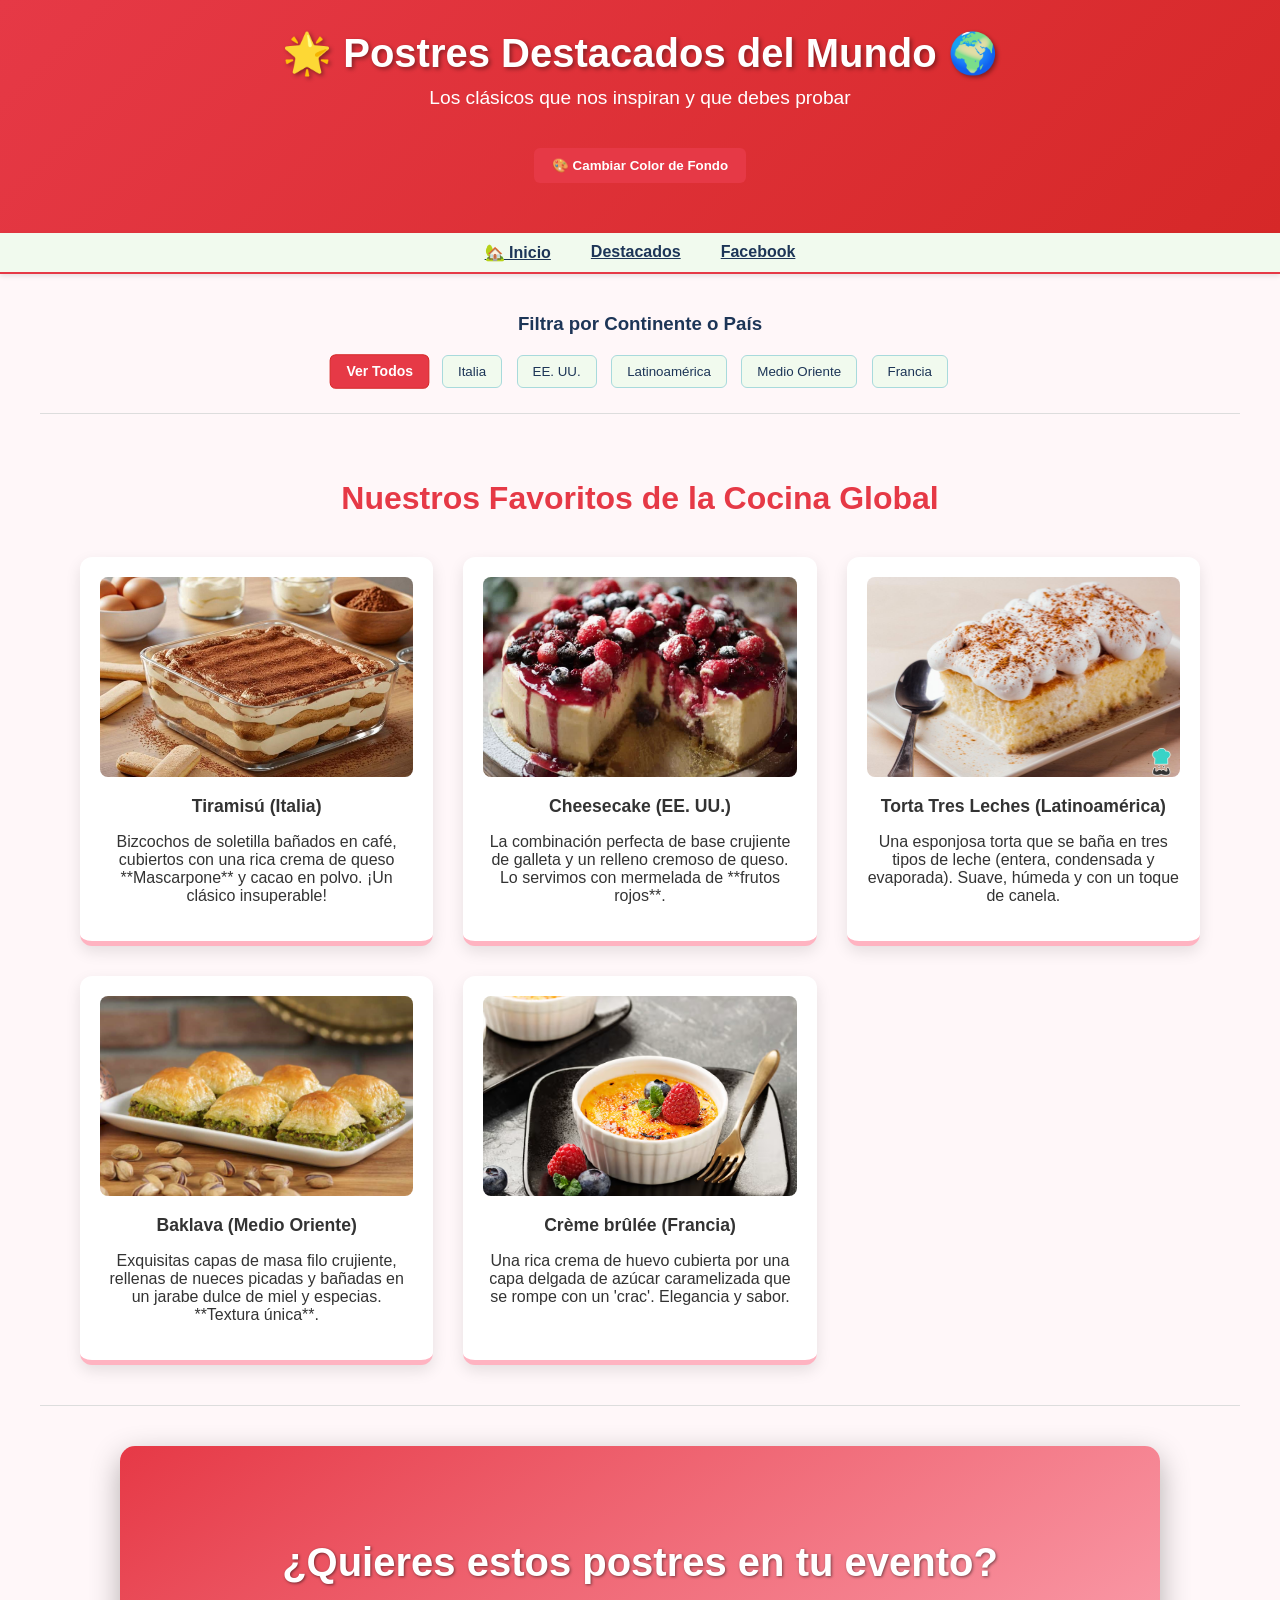
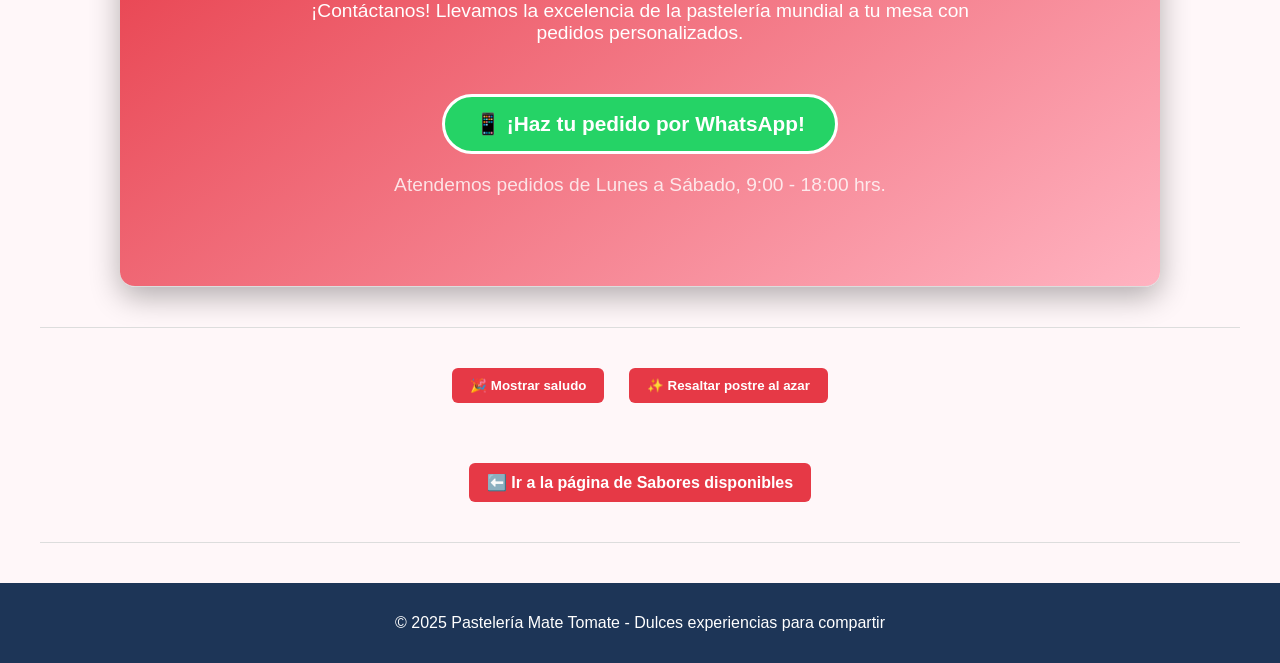
<file: postresdestacados.html>
<!DOCTYPE html>
<html lang="es">
<head>
    <meta charset="UTF-8">
    <meta name="viewport" content="width=device-width, initial-scale=1.0">
    <title>Pastelería Mate Tomate - Postres Destacados</title>
    
    <link rel="stylesheet" type="text/css" href="style.css">
    <link rel="stylesheet" type="text/css" href="destacados.css">

    <link rel="icon" type="image/png" href="img/favicon.png">
    
    </head>
<body>
    
    <header>
        <h1 id="titulo1">🌟 Postres Destacados del Mundo 🌍</h1>
        <p>Los clásicos que nos inspiran y que debes probar</p>
        <button class="btn-accion" id="btnCambiarColor">🎨 Cambiar Color de Fondo</button>
    </header>

    <nav>
        <ul>
            <li><a href="index.html">🏡 Inicio</a></li>
            <li><a href="#destacados">Destacados</a></li>
            <li><a href="https://www.facebook.com/matetomatepasteleria" target="_blank" rel="noopener noreferrer">Facebook</a></li>
        </ul>
    </nav>

    <main>
        
        <section class="filtro-section">
            <h3>Filtra por Continente o País</h3>
            <div class="botones-filtro">
                <button class="btn-filtro btn-accion activo" data-filtro="todos">Ver Todos</button>
                <button class="btn-filtro btn-accion" data-filtro="Italia">Italia</button>
                <button class="btn-filtro btn-accion" data-filtro="EE. UU.">EE. UU.</button>
                <button class="btn-filtro btn-accion" data-filtro="Latinoamérica">Latinoamérica</button>
                <button class="btn-filtro btn-accion" data-filtro="Medio Oriente">Medio Oriente</button>
                <button class="btn-filtro btn-accion" data-filtro="Francia">Francia</button>
            </div>
        </section>

        <section id="destacados">
            <h2>Nuestros Favoritos de la Cocina Global</h2>
            
            <div class="destacados-grid">
                
                <div class="postre-card" data-nombre="Tiramisú" data-origen="Italia">
                    <img src="imagenes\tiramisu.jpg" alt="Imagen de Tiramisú">
                    <ul class="lista-postres-destacados">
                        <li data-postre="tiramisu"><strong>Tiramisú (Italia)</strong></li>
                    </ul>
                    <p>Bizcochos de soletilla bañados en café, cubiertos con una rica crema de queso **Mascarpone** y cacao en polvo. ¡Un clásico insuperable!</p>
                </div>
                
                <div class="postre-card" data-nombre="Cheesecake" data-origen="EE. UU.">
                    <img src="imagenes\cheesecake.jpg" alt="Imagen de Cheesecake">
                    <ul class="lista-postres-destacados">
                        <li data-postre="cheesecake"><strong>Cheesecake (EE. UU.)</strong></li>
                    </ul>
                    <p>La combinación perfecta de base crujiente de galleta y un relleno cremoso de queso. Lo servimos con mermelada de **frutos rojos**.</p>
                </div>

                <div class="postre-card" data-nombre="Tres Leches" data-origen="Latinoamérica">
                    <img src="imagenes\torta_tres_leches.jpg" alt="Imagen de Torta Tres Leches">
                    <ul class="lista-postres-destacados">
                        <li data-postre="tresleches"><strong>Torta Tres Leches (Latinoamérica)</strong></li>
                    </ul>
                    <p>Una esponjosa torta que se baña en tres tipos de leche (entera, condensada y evaporada). Suave, húmeda y con un toque de canela.</p>
                </div>

                <div class="postre-card" data-nombre="Baklava" data-origen="Medio Oriente">
                    <img src="imagenes\Baklava(1).png" alt="Imagen de Baklava">
                    <ul class="lista-postres-destacados">
                        <li data-postre="baklava"><strong>Baklava (Medio Oriente)</strong></li>
                    </ul>
                    <p>Exquisitas capas de masa filo crujiente, rellenas de nueces picadas y bañadas en un jarabe dulce de miel y especias. **Textura única**.</p>
                </div>

                <div class="postre-card" data-nombre="Crème brûlée" data-origen="Francia">
                    <img src="imagenes\creme.avif" alt="Imagen de Crème brûlée">
                    <ul class="lista-postres-destacados">
                        <li data-postre="crema"><strong>Crème brûlée (Francia)</strong></li>
                    </ul>
                    <p>Una rica crema de huevo cubierta por una capa delgada de azúcar caramelizada que se rompe con un 'crac'. Elegancia y sabor.</p>
                </div>
            </div>
        </section>

        <section class="cta-section">
            <h2>¿Quieres estos postres en tu evento?</h2>
            <p>¡Contáctanos! Llevamos la excelencia de la pastelería mundial a tu mesa con pedidos personalizados.</p>
            <a href="https://wa.me/numerodetelefono" target="_blank" class="btn-accion btn-whatsapp">
                📱 ¡Haz tu pedido por WhatsApp!
            </a>
            <p class="horario-info">Atendemos pedidos de Lunes a Sábado, 9:00 - 18:00 hrs.</p>
        </section>
        
        <section class="acciones-section">
            <div class="acciones">
                <button class="btn-accion" id="btnSaludo">🎉 Mostrar saludo</button>
                <button class="btn-accion" id="btnResaltar">✨ Resaltar postre al azar</button>
                <button class="btn-accion" id="btnArriba">⬆️ Volver arriba</button>
            </div>
            
            <div class="enlaces-navegacion">
                <a href="index.html" class="btn-accion">⬅️ Ir a la página de Sabores disponibles</a>
            </div>
        </section>
        
    </main>

    <footer>
        <p>© 2025 Pastelería Mate Tomate - Dulces experiencias para compartir</p>
    </footer>

    <script src="script.js"></script>
</body>
</html>
</file>
<file: style.css>
/* General */
body {
    font-family: Arial, Helvetica, sans-serif;
    margin: 0;
    padding: 0;
    background: #fff7f9; 
    color: #333;
    scroll-behavior: smooth; 
}

/* Encabezado - Más Dinámico */
header {
    background: linear-gradient(135deg, #e63946 0%, #d62828 100%); 
    color: white;
    text-align: center;
    padding: 30px 20px;
    box-shadow: 0 4px 15px rgba(0,0,0,0.3); 
}

header h1 {
    margin: 0;
    font-size: 2.5em;
    text-shadow: 2px 2px 4px rgba(0, 0, 0, 0.4); 
}

header p {
    margin-top: 10px;
    font-size: 1.2em;
}

/* Navegación - Pegajosa (Sticky) */
nav {
    background: #f1faee; 
    padding: 10px 0;
    border-bottom: 2px solid #e63946;
    box-shadow: 0 2px 5px rgba(0,0,0,0.1);
    position: sticky; 
    top: 0;
    z-index: 100; 
}

nav ul {
    list-style: none;
    padding: 0;
    margin: 0;
    display: flex;
    justify-content: center;
    gap: 20px;
}

nav a {
    background: none; 
    color: #1d3557; 
    padding: 5px 10px;
    font-weight: bold;
}

nav a:hover {
    color: #e63946; 
    text-decoration: underline;
}

/* Contenido Principal y Secciones */
main {
    max-width: 1200px;
    margin: 0 auto;
}

section {
    padding: 40px 20px;
    text-align: center;
    border-bottom: 1px solid #ddd;
}

h2 {
    color: #e63946; 
    margin-bottom: 20px;
    font-size: 2em;
}

/* Contenedor Flex para la sección de Sabores */
.contenido-sabores-flex {
    display: flex; 
    justify-content: space-between; 
    align-items: flex-start; 
    max-width: 1000px; 
    margin: 0 auto; 
    flex-wrap: wrap; 
}

/* Lista de Postres - A la Izquierda */
.postre-list {
    text-align: left; 
    flex: 1; 
    min-width: 300px; 
    padding-right: 20px; 
}

.postre-list ul {
    list-style: none;
    padding: 0;
    margin-left: 0;
    margin-right: auto;
    max-width: 400px; 
}

.postre-list li {
    background: #ffe5ec; 
    margin: 8px 0;
    padding: 12px;
    border-radius: 8px;
    transition: transform 0.2s ease, background 0.2s ease, box-shadow 0.2s ease; 
    position: relative;
    padding-left: 35px;
    cursor: pointer; 
}

.postre-list li:before {
    content: "🍰"; 
    position: absolute;
    left: 10px;
    color: #e63946;
}

.postre-list li:hover {
    background: #ffb3c1; 
    transform: translateX(5px) scale(1.02); 
    box-shadow: 0 4px 8px rgba(0,0,0,0.1);
}

/* Nueva Sección Lateral (Derecha) */
.oferta-lateral {
    background: #fff0f3; 
    border: 2px dashed #e63946; 
    border-radius: 10px;
    padding: 20px;
    margin-left: 20px; 
    flex: 0 1 300px; 
    text-align: center;
    box-shadow: 0 5px 15px rgba(0,0,0,0.1);
    animation: bounceIn 1s ease-out; 
}

.oferta-lateral h3 {
    color: #e63946;
    margin-top: 0;
    font-size: 1.5em;
}

.oferta-lateral p {
    font-size: 1.1em;
    line-height: 1.5;
}

.oferta-lateral .img-oferta {
    max-width: 100%;
    height: auto;
    border-radius: 8px;
    margin-top: 15px;
    box-shadow: 0 2px 8px rgba(0,0,0,0.15);
}

/* Animación para la oferta lateral */
@keyframes bounceIn {
    0% {
        transform: scale(0.8);
        opacity: 0;
    }
    60% {
        transform: scale(1.05);
        opacity: 1;
    }
    80% {
        transform: scale(0.98);
    }
    100% {
        transform: scale(1);
    }
}

/* Galería de Imágenes - Efecto Dinámico */
.gallery {
    display: flex;
    flex-wrap: wrap;
    justify-content: center;
    gap: 20px;
    margin-top: 30px;
}

.gallery img {
    width: 250px;
    height: 180px;
    object-fit: cover;
    border-radius: 12px;
    box-shadow: 0px 4px 10px rgba(0,0,0,0.2);
    transition: transform 0.3s ease, box-shadow 0.3s ease;
    border: 3px solid #ffb3c1; 
}

.gallery img:hover {
    transform: scale(1.08) rotate(1deg); 
    box-shadow: 0px 10px 20px rgba(230, 57, 70, 0.6); 
}

/* Botones de Acción (General) */
.btn-accion, .enlace-galeria {
    display: inline-block;
    margin: 20px 10px;
    text-decoration: none;
    padding: 10px 18px;
    background: #e63946; 
    color: white;
    border-radius: 6px;
    transition: background 0.3s ease, transform 0.3s ease;
    font-weight: bold;
    cursor: pointer;
    border: none;
}

.btn-accion:hover, .enlace-galeria:hover {
    background: #d62828; 
    transform: translateY(-3px) scale(1.05); 
    box-shadow: 0 4px 10px rgba(0,0,0,0.2);
}

/* Estilo para el botón de volver arriba */
#btnArriba {
    position: fixed; 
    bottom: 20px; 
    right: 20px; 
    z-index: 99; 
    display: none; 
    border-radius: 50%; 
    padding: 15px;
    font-size: 1.2em;
}

/* Estilo de Resaltado para el postre al azar */
.resaltado {
    background: #fff890 !important; 
    border: 3px solid gold !important; 
    box-shadow: 0 0 15px gold !important;
}


/* ==============================================
   1. VIDEO RESPONSIVO
   ============================================== */

/* Contenedor del video */
.video-destacado {
    background: #f1faee; 
    padding: 20px;
    text-align: center;
}

/* Wrapper para la relación de aspecto 16:9 */
.video-responsive {
    position: relative;
    padding-bottom: 56.25%; /* 16:9 */
    height: 0;
    overflow: hidden;
    max-width: 900px; /* Ancho máximo en escritorios */
    margin: 20px auto;
    border-radius: 12px;
    box-shadow: 0 8px 20px rgba(0, 0, 0, 0.25);
}

/* El iframe se estira para cubrir el wrapper */
.video-responsive iframe {
    position: absolute;
    top: 0;
    left: 0;
    width: 100%;
    height: 100%;
    border: none;
}


/* ==============================================
   2. ESTILOS DE NUEVAS SECCIONES (CONTACTO)
   ============================================== */

/* Estilos para la sección de Contacto (Info de Ubicación/Horario) */
.info-contacto {
    display: flex;
    justify-content: space-around;
    flex-wrap: wrap;
    padding: 20px;
    gap: 20px;
    background-color: #f1faee; 
    border-radius: 10px;
    margin: 20px auto;
    box-shadow: 0 4px 10px rgba(0,0,0,0.1);
    text-align: left;
}
.info-contacto div {
    flex-basis: 45%;
    min-width: 280px;
    padding: 10px;
}
.info-contacto h3 {
    color: #e63946;
    border-bottom: 2px solid #ffb3c1;
    padding-bottom: 5px;
}

/* Código Matrix - SIN FONDO NEGRO */
.matrix-section {
    background: #111; 
    color: #00ff00;
    padding: 40px 20px;
}

.matrix-section h2 {
    color: #00ff00; 
}

#matrix {
    font-family: 'Courier New', Courier, monospace;
    color: #00ff00; 
    text-align: center;
    margin-top: 15px; 
    display: table; 
    margin-left: auto; 
    margin-right: auto;
}

/* Pie de Página */
footer {
    background: #1d3557; 
    color: white;
    text-align: center;
    padding: 15px;
    margin-top: 40px;
}
</file>
<file: destacados.css>
/* ==============================================
   destacados.css - Estilos específicos para Postres Destacados
   ============================================== */

/* --- Estilos de Resaltado (Movidos del HTML) --- */
.resaltado {
    border: 3px solid gold !important; 
    box-shadow: 0 0 15px gold !important;
    transform: scale(1.03);
    transition: 0.3s;
}

/* --- Estilos para la nueva estructura (Grid y Tarjetas) --- */

.destacados-grid {
    display: grid;
    /* 3 columnas en escritorio, 1 columna en móvil */
    grid-template-columns: repeat(auto-fit, minmax(280px, 1fr));
    gap: 30px;
    margin-top: 40px;
    padding: 0 20px;
}

.postre-card {
    background: #ffffff;
    border-radius: 12px;
    box-shadow: 0 6px 15px rgba(0, 0, 0, 0.1);
    padding: 20px;
    text-align: center;
    transition: all 0.5s ease-out; /* Transición para el filtro */
    border-bottom: 5px solid #ffb3c1; 
}

.postre-card:hover {
    transform: translateY(-5px);
    box-shadow: 0 12px 25px rgba(0, 0, 0, 0.15);
}

.postre-card img {
    width: 100%;
    height: 200px;
    object-fit: cover;
    border-radius: 8px;
    margin-bottom: 15px;
}

.postre-card .lista-postres-destacados {
    padding: 0;
    margin: 0;
}

.postre-card li {
    list-style: none;
    margin-bottom: 10px;
    font-size: 1.1em;
}

/* Estilo para ocultar postres con el filtro JS */
.postre-card.oculto {
    opacity: 0;
    height: 0;
    margin: 0;
    padding: 0;
    overflow: hidden;
}


/* --- Sección de Filtro (NUEVO) --- */
.filtro-section {
    text-align: center;
    padding: 20px;
    border-bottom: 1px solid #ddd;
}

.filtro-section h3 {
    color: #1d3557;
    margin-bottom: 15px;
}

.botones-filtro .btn-filtro {
    margin: 5px;
    padding: 8px 15px;
    background: #f1faee; 
    color: #1d3557;
    border: 1px solid #a8dadc;
    font-weight: normal;
    transition: background 0.2s;
}

.botones-filtro .btn-filtro:hover {
    background: #e63946;
    color: white;
    border-color: #e63946;
}

.botones-filtro .btn-filtro.activo {
    background: #e63946;
    color: white;
    font-weight: bold;
    border-color: #d62828;
    transform: scale(1.05);
}


/* --- Call to Action (CTA) Section (NUEVO) --- */
.cta-section {
    background: linear-gradient(145deg, #e63946 0%, #ffb3c1 100%);
    color: white;
    padding: 60px 20px;
    margin: 40px auto;
    max-width: 1000px;
    text-align: center;
    border-radius: 15px;
    box-shadow: 0 10px 30px rgba(0, 0, 0, 0.3);
}

.cta-section h2 {
    color: white;
    font-size: 2.5em;
    margin-bottom: 15px;
    text-shadow: 1px 1px 3px rgba(0, 0, 0, 0.5);
}

.cta-section p {
    font-size: 1.2em;
    max-width: 700px;
    margin: 0 auto 30px auto;
}

.cta-section .btn-whatsapp {
    background: #25D366; /* Color de WhatsApp */
    font-size: 1.3em;
    padding: 15px 30px;
    border-radius: 50px;
    border: 3px solid white;
    transition: background 0.3s ease, transform 0.3s ease;
}

.cta-section .btn-whatsapp:hover {
    background: #128C7E;
    transform: scale(1.1);
    box-shadow: 0 6px 15px rgba(0, 0, 0, 0.4);
}

.horario-info {
    font-size: 0.9em;
    margin-top: 20px;
    opacity: 0.8;
}

/* Sección de Acciones (Botones) */
.acciones-section {
    padding: 20px;
    text-align: center;
    border-top: 1px solid #ddd;
    margin-top: 30px;
}

.acciones {
    margin-bottom: 20px;
}
</file>
